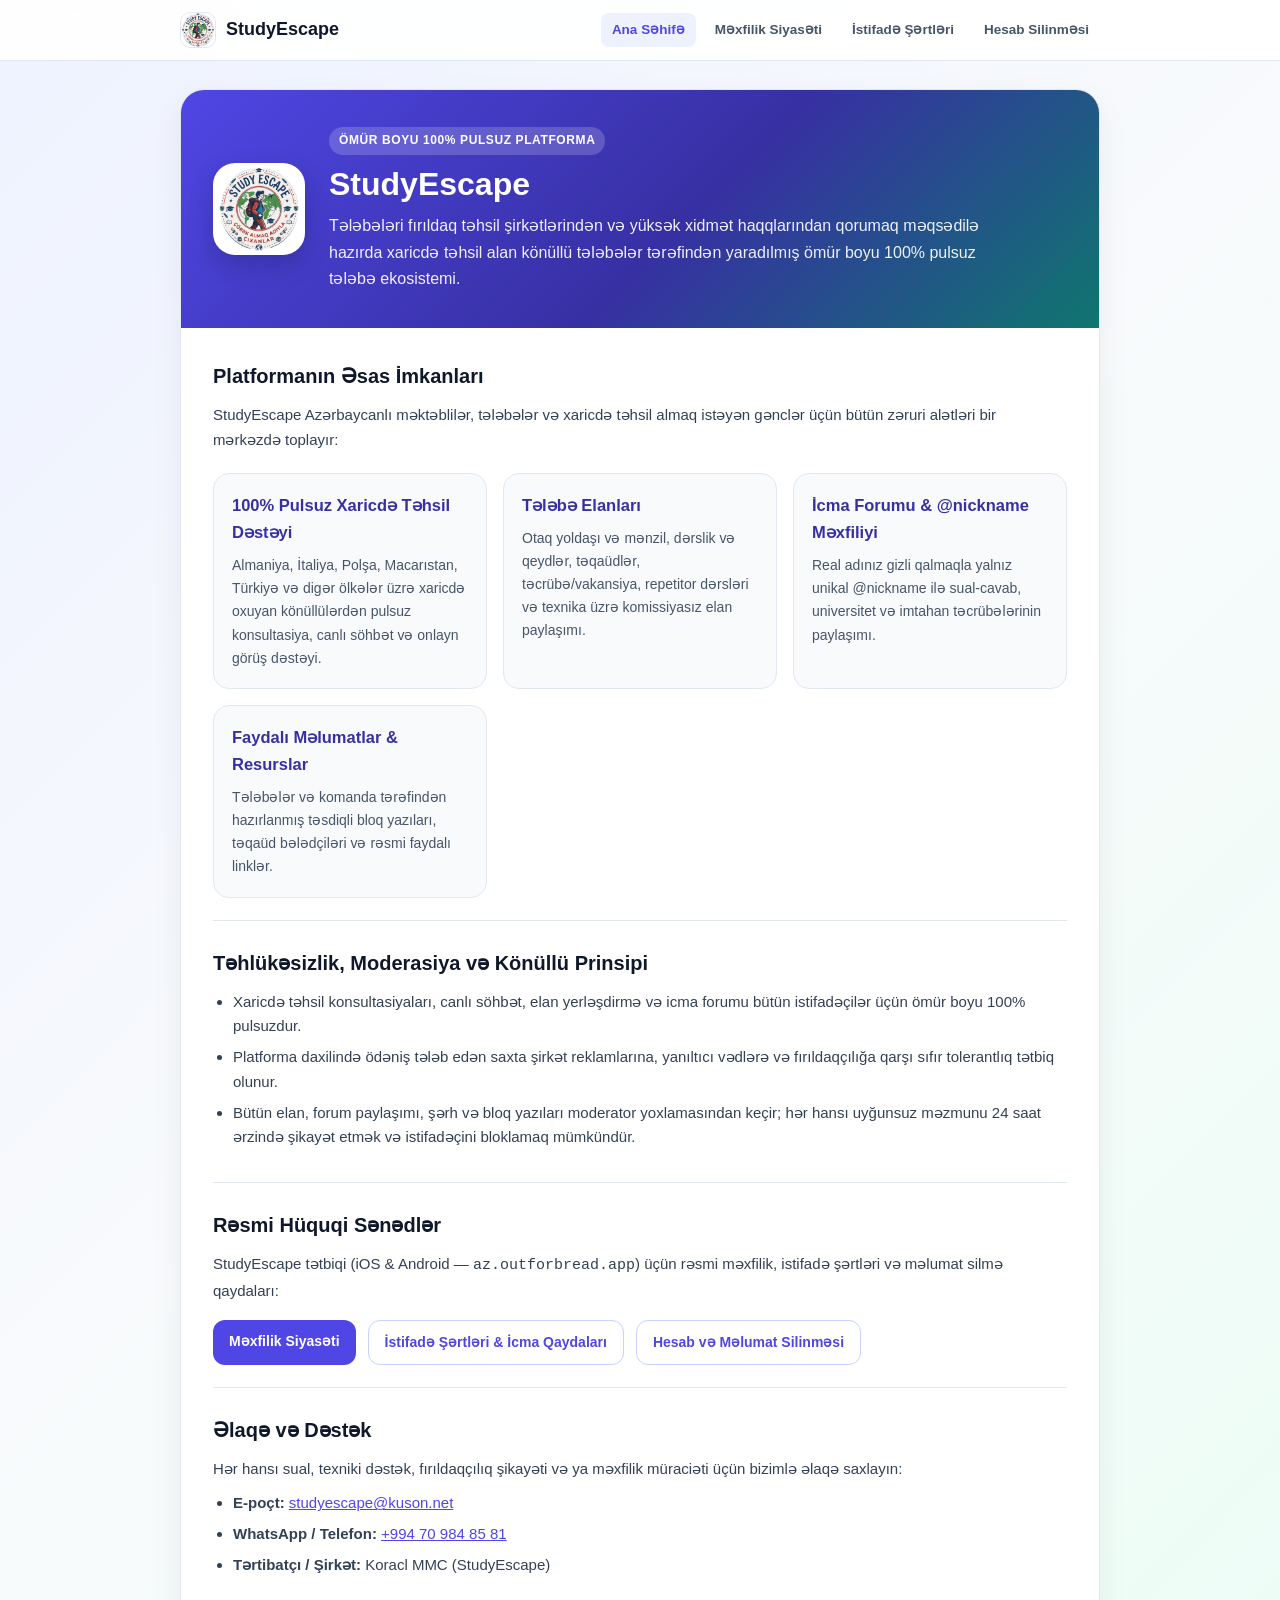
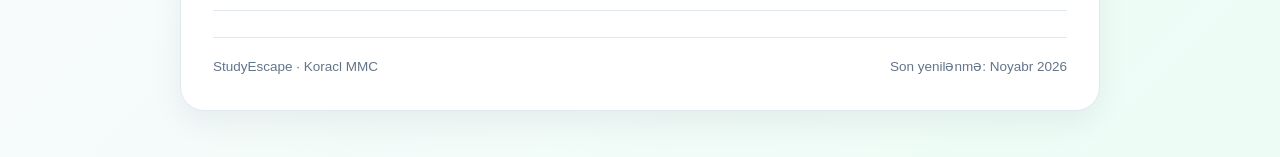
<file: index.html>
<!DOCTYPE html>
<html lang="az">
<head>
  <meta charset="UTF-8">
  <meta name="viewport" content="width=device-width, initial-scale=1.0">
  <meta name="google-site-verification" content="20Gl_EbUcWvs9Jl7YEYd6FLTO6vU6-KrZwE2T4_Azs8" />
  <title>StudyEscape — Ömür Boyu Pulsuz Tələbə Ekosistemi</title>
  <meta name="description" content="StudyEscape — tələbələri fırıldaq təhsil şirkətlərindən qoruyan, xaricdə təhsil dəstəyi, tələbə elanları, icma forumu və faydalı resurslar təqdim edən 100% pulsuz platforma.">
  <link rel="icon" type="image/png" href="./favicon.png">
  <link rel="stylesheet" href="./style.css">
</head>
<body>
  <header class="topbar">
    <div class="topbar-inner">
      <a class="brand-link" href="./">
        <img src="./logo.png" alt="StudyEscape loqosu">
        <span>StudyEscape</span>
      </a>
      <nav class="nav">
        <a class="active" href="./">Ana Səhifə</a>
        <a href="./privacy.html">Məxfilik Siyasəti</a>
        <a href="./terms.html">İstifadə Şərtləri</a>
        <a href="./delete-account.html">Hesab Silinməsi</a>
      </nav>
    </div>
  </header>

  <main class="wrapper">
    <div class="card">
      <section class="hero">
        <img class="hero-logo" src="./logo.png" alt="StudyEscape">
        <div class="hero-text">
          <div class="badge">Ömür Boyu 100% Pulsuz Platforma</div>
          <h1>StudyEscape</h1>
          <p class="subtitle">
            Tələbələri fırıldaq təhsil şirkətlərindən və yüksək xidmət haqqlarından qorumaq məqsədilə hazırda xaricdə təhsil alan könüllü tələbələr tərəfindən yaradılmış ömür boyu 100% pulsuz tələbə ekosistemi.
          </p>
        </div>
      </section>

      <div class="content">
        <section class="section">
          <h2>Platformanın Əsas İmkanları</h2>
          <p>
            StudyEscape Azərbaycanlı məktəblilər, tələbələr və xaricdə təhsil almaq istəyən gənclər üçün bütün zəruri alətləri bir mərkəzdə toplayır:
          </p>
          <div class="grid">
            <div class="feature-box">
              <h3>100% Pulsuz Xaricdə Təhsil Dəstəyi</h3>
              <p>Almaniya, İtaliya, Polşa, Macarıstan, Türkiyə və digər ölkələr üzrə xaricdə oxuyan könüllülərdən pulsuz konsultasiya, canlı söhbət və onlayn görüş dəstəyi.</p>
            </div>
            <div class="feature-box">
              <h3>Tələbə Elanları</h3>
              <p>Otaq yoldaşı və mənzil, dərslik və qeydlər, təqaüdlər, təcrübə/vakansiya, repetitor dərsləri və texnika üzrə komissiyasız elan paylaşımı.</p>
            </div>
            <div class="feature-box">
              <h3>İcma Forumu &amp; @nickname Məxfiliyi</h3>
              <p>Real adınız gizli qalmaqla yalnız unikal @nickname ilə sual-cavab, universitet və imtahan təcrübələrinin paylaşımı.</p>
            </div>
            <div class="feature-box">
              <h3>Faydalı Məlumatlar &amp; Resurslar</h3>
              <p>Tələbələr və komanda tərəfindən hazırlanmış təsdiqli bloq yazıları, təqaüd bələdçiləri və rəsmi faydalı linklər.</p>
            </div>
          </div>
        </section>

        <section class="section">
          <h2>Təhlükəsizlik, Moderasiya və Könüllü Prinsipi</h2>
          <ul>
            <li>Xaricdə təhsil konsultasiyaları, canlı söhbət, elan yerləşdirmə və icma forumu bütün istifadəçilər üçün ömür boyu 100% pulsuzdur.</li>
            <li>Platforma daxilində ödəniş tələb edən saxta şirkət reklamlarına, yanıltıcı vədlərə və fırıldaqçılığa qarşı sıfır tolerantlıq tətbiq olunur.</li>
            <li>Bütün elan, forum paylaşımı, şərh və bloq yazıları moderator yoxlamasından keçir; hər hansı uyğunsuz məzmunu 24 saat ərzində şikayət etmək və istifadəçini bloklamaq mümkündür.</li>
          </ul>
        </section>

        <section class="section">
          <h2>Rəsmi Hüquqi Sənədlər</h2>
          <p>StudyEscape tətbiqi (iOS &amp; Android — <code>az.outforbread.app</code>) üçün rəsmi məxfilik, istifadə şərtləri və məlumat silmə qaydaları:</p>
          <div class="cta-row">
            <a class="btn" href="./privacy.html">Məxfilik Siyasəti</a>
            <a class="btn btn-outline" href="./terms.html">İstifadə Şərtləri &amp; İcma Qaydaları</a>
            <a class="btn btn-outline" href="./delete-account.html">Hesab və Məlumat Silinməsi</a>
          </div>
        </section>

        <section class="section">
          <h2>Əlaqə və Dəstək</h2>
          <p>Hər hansı sual, texniki dəstək, fırıldaqçılıq şikayəti və ya məxfilik müraciəti üçün bizimlə əlaqə saxlayın:</p>
          <ul>
            <li><strong>E-poçt:</strong> <a href="mailto:studyescape@kuson.net">studyescape@kuson.net</a></li>
            <li><strong>WhatsApp / Telefon:</strong> <a href="https://wa.me/994709848581">+994 70 984 85 81</a></li>
            <li><strong>Tərtibatçı / Şirkət:</strong> Koracl MMC (StudyEscape)</li>
          </ul>
        </section>

        <footer class="footer">
          <span>StudyEscape · Koracl MMC</span>
          <span>Son yenilənmə: Noyabr 2026</span>
        </footer>
      </div>
    </div>
  </main>
</body>
</html>
</file>
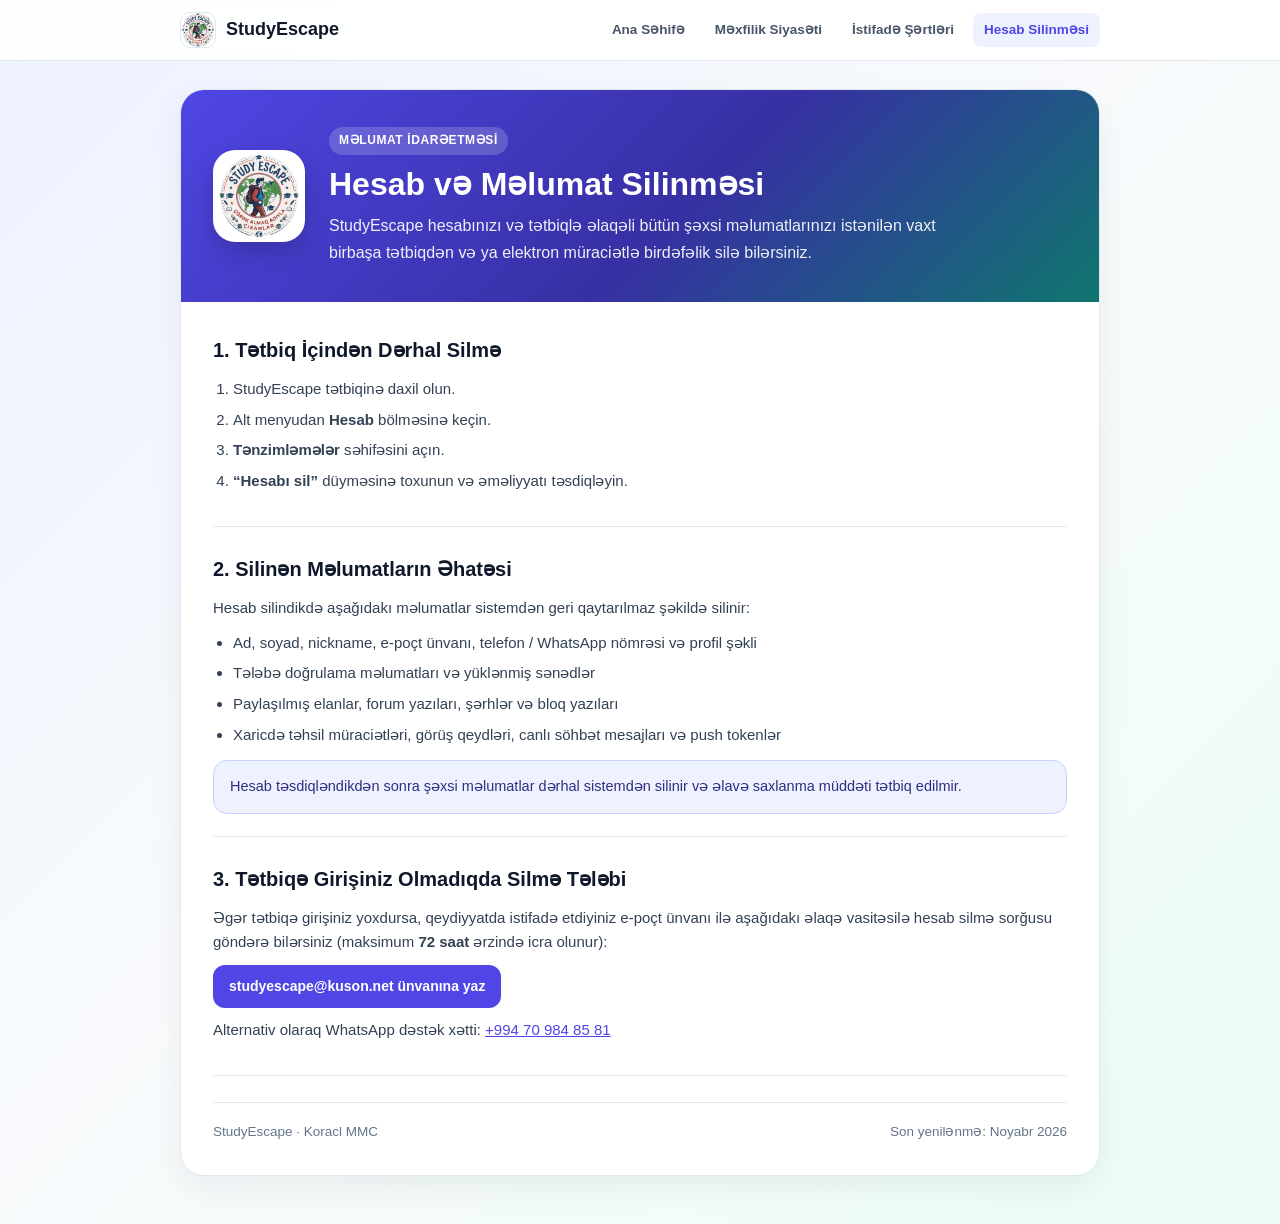
<file: delete-account.html>
<!DOCTYPE html>
<html lang="az">
<head>
  <meta charset="UTF-8">
  <meta name="viewport" content="width=device-width, initial-scale=1.0">
  <title>Hesab və Məlumatların Silinməsi — StudyEscape</title>
  <meta name="description" content="StudyEscape tətbiqində hesabın və bütün şəxsi məlumatların silinməsi qaydaları.">
  <link rel="icon" type="image/png" href="./favicon.png">
  <link rel="stylesheet" href="./style.css">
</head>
<body>
  <header class="topbar">
    <div class="topbar-inner">
      <a class="brand-link" href="./">
        <img src="./logo.png" alt="StudyEscape loqosu">
        <span>StudyEscape</span>
      </a>
      <nav class="nav">
        <a href="./">Ana Səhifə</a>
        <a href="./privacy.html">Məxfilik Siyasəti</a>
        <a href="./terms.html">İstifadə Şərtləri</a>
        <a class="active" href="./delete-account.html">Hesab Silinməsi</a>
      </nav>
    </div>
  </header>

  <main class="wrapper">
    <div class="card">
      <section class="hero">
        <img class="hero-logo" src="./logo.png" alt="StudyEscape">
        <div class="hero-text">
          <div class="badge">Məlumat İdarəetməsi</div>
          <h1>Hesab və Məlumat Silinməsi</h1>
          <p class="subtitle">
            StudyEscape hesabınızı və tətbiqlə əlaqəli bütün şəxsi məlumatlarınızı istənilən vaxt birbaşa tətbiqdən və ya elektron müraciətlə birdəfəlik silə bilərsiniz.
          </p>
        </div>
      </section>

      <div class="content">
        <section class="section">
          <h2>1. Tətbiq İçindən Dərhal Silmə</h2>
          <ol>
            <li>StudyEscape tətbiqinə daxil olun.</li>
            <li>Alt menyudan <strong>Hesab</strong> bölməsinə keçin.</li>
            <li><strong>Tənzimləmələr</strong> səhifəsini açın.</li>
            <li><strong>“Hesabı sil”</strong> düyməsinə toxunun və əməliyyatı təsdiqləyin.</li>
          </ol>
        </section>

        <section class="section">
          <h2>2. Silinən Məlumatların Əhatəsi</h2>
          <p>Hesab silindikdə aşağıdakı məlumatlar sistemdən geri qaytarılmaz şəkildə silinir:</p>
          <ul>
            <li>Ad, soyad, nickname, e-poçt ünvanı, telefon / WhatsApp nömrəsi və profil şəkli</li>
            <li>Tələbə doğrulama məlumatları və yüklənmiş sənədlər</li>
            <li>Paylaşılmış elanlar, forum yazıları, şərhlər və bloq yazıları</li>
            <li>Xaricdə təhsil müraciətləri, görüş qeydləri, canlı söhbət mesajları və push tokenlər</li>
          </ul>
          <div class="note">
            Hesab təsdiqləndikdən sonra şəxsi məlumatlar dərhal sistemdən silinir və əlavə saxlanma müddəti tətbiq edilmir.
          </div>
        </section>

        <section class="section">
          <h2>3. Tətbiqə Girişiniz Olmadıqda Silmə Tələbi</h2>
          <p>
            Əgər tətbiqə girişiniz yoxdursa, qeydiyyatda istifadə etdiyiniz e-poçt ünvanı ilə aşağıdakı əlaqə vasitəsilə hesab silmə sorğusu göndərə bilərsiniz (maksimum <strong>72 saat</strong> ərzində icra olunur):
          </p>
          <p>
            <a class="btn" href="mailto:studyescape@kuson.net?subject=StudyEscape%20Hesab%20Silme%20Talebi">studyescape@kuson.net ünvanına yaz</a>
          </p>
          <p style="margin-top: 10px;">
            Alternativ olaraq WhatsApp dəstək xətti: <a href="https://wa.me/994709848581">+994 70 984 85 81</a>
          </p>
        </section>

        <footer class="footer">
          <span>StudyEscape · Koracl MMC</span>
          <span>Son yenilənmə: Noyabr 2026</span>
        </footer>
      </div>
    </div>
  </main>
</body>
</html>
</file>
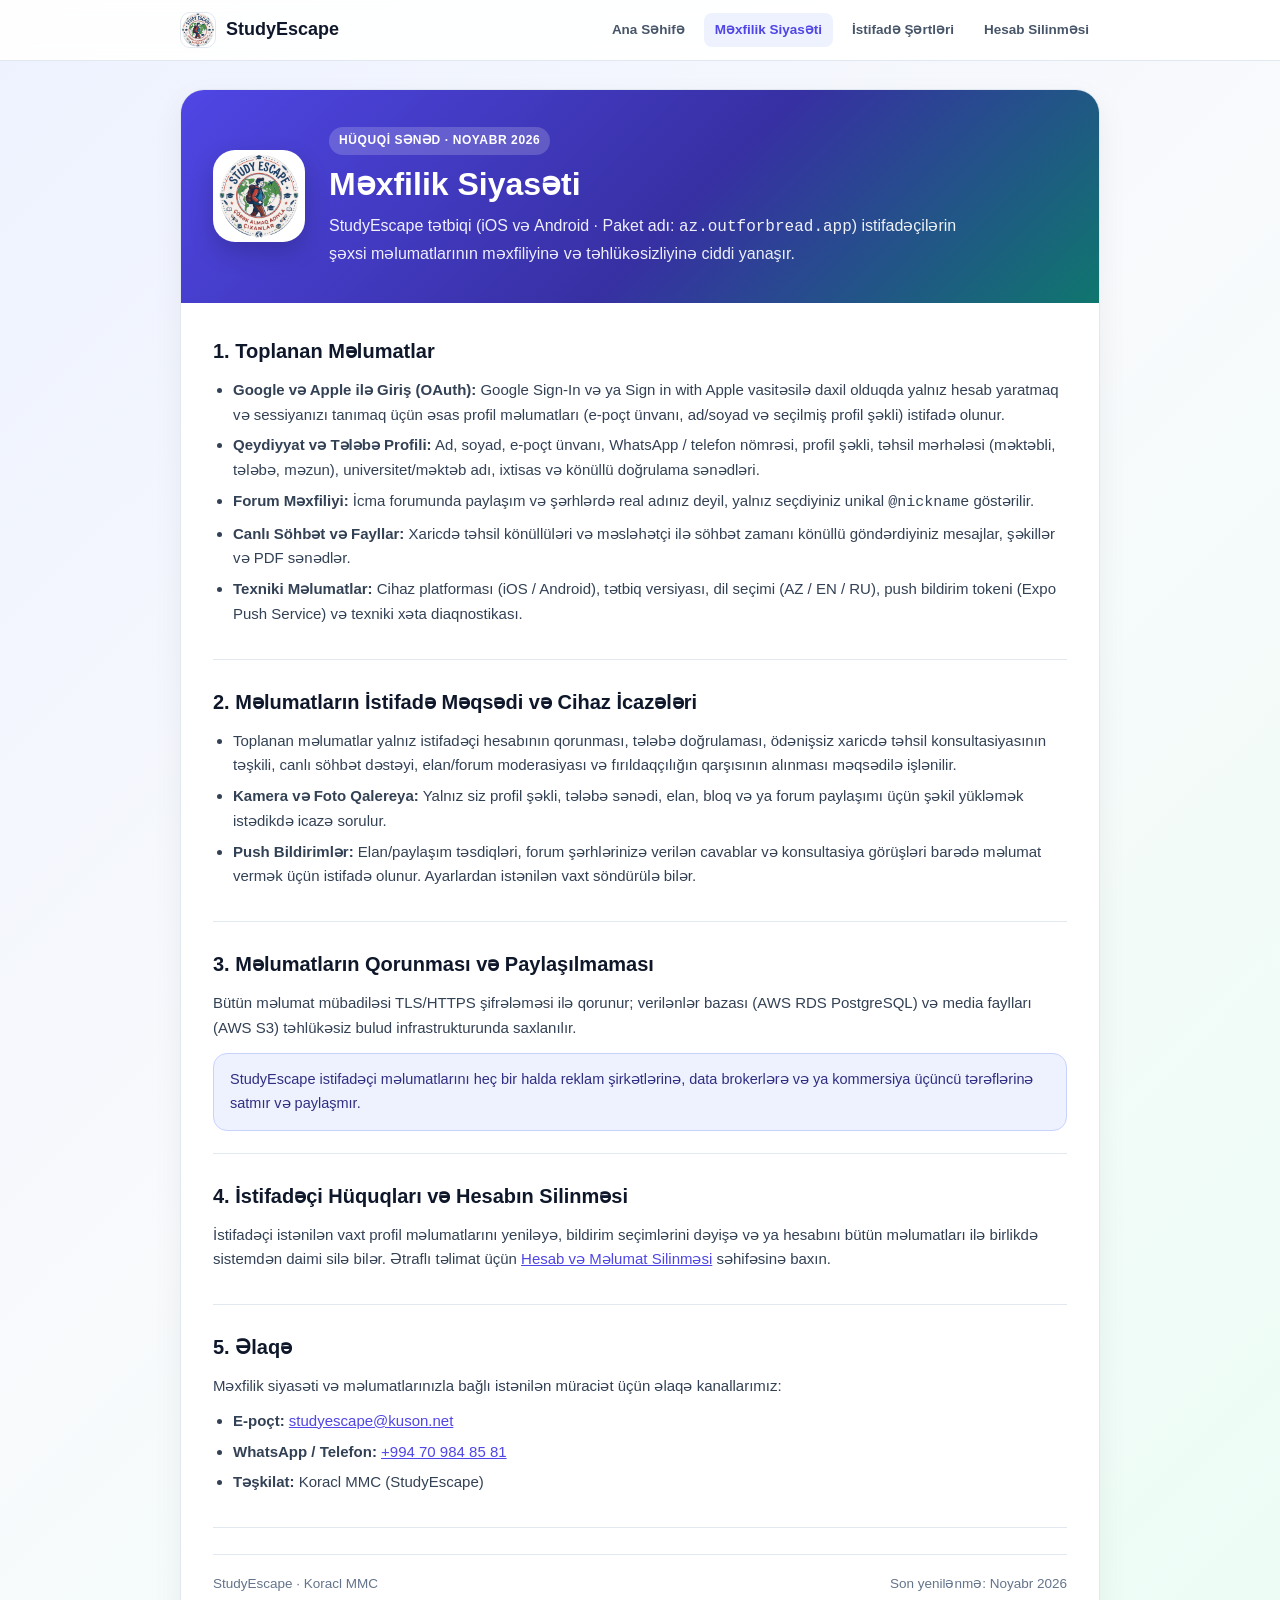
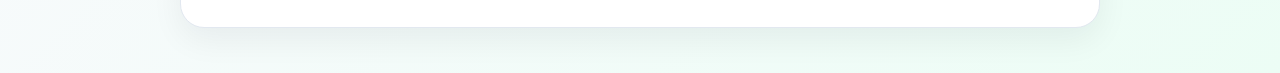
<file: privacy.html>
<!DOCTYPE html>
<html lang="az">
<head>
  <meta charset="UTF-8">
  <meta name="viewport" content="width=device-width, initial-scale=1.0">
  <title>Məxfilik Siyasəti — StudyEscape</title>
  <meta name="description" content="StudyEscape mobil tətbiqi (az.outforbread.app) üçün rəsmi Məxfilik Siyasəti.">
  <link rel="icon" type="image/png" href="./favicon.png">
  <link rel="stylesheet" href="./style.css">
</head>
<body>
  <header class="topbar">
    <div class="topbar-inner">
      <a class="brand-link" href="./">
        <img src="./logo.png" alt="StudyEscape loqosu">
        <span>StudyEscape</span>
      </a>
      <nav class="nav">
        <a href="./">Ana Səhifə</a>
        <a class="active" href="./privacy.html">Məxfilik Siyasəti</a>
        <a href="./terms.html">İstifadə Şərtləri</a>
        <a href="./delete-account.html">Hesab Silinməsi</a>
      </nav>
    </div>
  </header>

  <main class="wrapper">
    <div class="card">
      <section class="hero">
        <img class="hero-logo" src="./logo.png" alt="StudyEscape">
        <div class="hero-text">
          <div class="badge">Hüquqi Sənəd · Noyabr 2026</div>
          <h1>Məxfilik Siyasəti</h1>
          <p class="subtitle">
            StudyEscape tətbiqi (iOS və Android · Paket adı: <code>az.outforbread.app</code>) istifadəçilərin şəxsi məlumatlarının məxfiliyinə və təhlükəsizliyinə ciddi yanaşır.
          </p>
        </div>
      </section>

      <div class="content">
        <section class="section">
          <h2>1. Toplanan Məlumatlar</h2>
          <ul>
            <li><strong>Google və Apple ilə Giriş (OAuth):</strong> Google Sign-In və ya Sign in with Apple vasitəsilə daxil olduqda yalnız hesab yaratmaq və sessiyanızı tanımaq üçün əsas profil məlumatları (e-poçt ünvanı, ad/soyad və seçilmiş profil şəkli) istifadə olunur.</li>
            <li><strong>Qeydiyyat və Tələbə Profili:</strong> Ad, soyad, e-poçt ünvanı, WhatsApp / telefon nömrəsi, profil şəkli, təhsil mərhələsi (məktəbli, tələbə, məzun), universitet/məktəb adı, ixtisas və könüllü doğrulama sənədləri.</li>
            <li><strong>Forum Məxfiliyi:</strong> İcma forumunda paylaşım və şərhlərdə real adınız deyil, yalnız seçdiyiniz unikal <code>@nickname</code> göstərilir.</li>
            <li><strong>Canlı Söhbət və Fayllar:</strong> Xaricdə təhsil könüllüləri və məsləhətçi ilə söhbət zamanı könüllü göndərdiyiniz mesajlar, şəkillər və PDF sənədlər.</li>
            <li><strong>Texniki Məlumatlar:</strong> Cihaz platforması (iOS / Android), tətbiq versiyası, dil seçimi (AZ / EN / RU), push bildirim tokeni (Expo Push Service) və texniki xəta diaqnostikası.</li>
          </ul>
        </section>

        <section class="section">
          <h2>2. Məlumatların İstifadə Məqsədi və Cihaz İcazələri</h2>
          <ul>
            <li>Toplanan məlumatlar yalnız istifadəçi hesabının qorunması, tələbə doğrulaması, ödənişsiz xaricdə təhsil konsultasiyasının təşkili, canlı söhbət dəstəyi, elan/forum moderasiyası və fırıldaqçılığın qarşısının alınması məqsədilə işlənilir.</li>
            <li><strong>Kamera və Foto Qalereya:</strong> Yalnız siz profil şəkli, tələbə sənədi, elan, bloq və ya forum paylaşımı üçün şəkil yükləmək istədikdə icazə sorulur.</li>
            <li><strong>Push Bildirimlər:</strong> Elan/paylaşım təsdiqləri, forum şərhlərinizə verilən cavablar və konsultasiya görüşləri barədə məlumat vermək üçün istifadə olunur. Ayarlardan istənilən vaxt söndürülə bilər.</li>
          </ul>
        </section>

        <section class="section">
          <h2>3. Məlumatların Qorunması və Paylaşılmaması</h2>
          <p>
            Bütün məlumat mübadiləsi TLS/HTTPS şifrələməsi ilə qorunur; verilənlər bazası (AWS RDS PostgreSQL) və media faylları (AWS S3) təhlükəsiz bulud infrastrukturunda saxlanılır.
          </p>
          <div class="note">
            StudyEscape istifadəçi məlumatlarını heç bir halda reklam şirkətlərinə, data brokerlərə və ya kommersiya üçüncü tərəflərinə satmır və paylaşmır.
          </div>
        </section>

        <section class="section">
          <h2>4. İstifadəçi Hüquqları və Hesabın Silinməsi</h2>
          <p>
            İstifadəçi istənilən vaxt profil məlumatlarını yeniləyə, bildirim seçimlərini dəyişə və ya hesabını bütün məlumatları ilə birlikdə sistemdən daimi silə bilər.
            Ətraflı təlimat üçün <a href="./delete-account.html">Hesab və Məlumat Silinməsi</a> səhifəsinə baxın.
          </p>
        </section>

        <section class="section">
          <h2>5. Əlaqə</h2>
          <p>Məxfilik siyasəti və məlumatlarınızla bağlı istənilən müraciət üçün əlaqə kanallarımız:</p>
          <ul>
            <li><strong>E-poçt:</strong> <a href="mailto:studyescape@kuson.net">studyescape@kuson.net</a></li>
            <li><strong>WhatsApp / Telefon:</strong> <a href="https://wa.me/994709848581">+994 70 984 85 81</a></li>
            <li><strong>Təşkilat:</strong> Koracl MMC (StudyEscape)</li>
          </ul>
        </section>

        <footer class="footer">
          <span>StudyEscape · Koracl MMC</span>
          <span>Son yenilənmə: Noyabr 2026</span>
        </footer>
      </div>
    </div>
  </main>
</body>
</html>
</file>
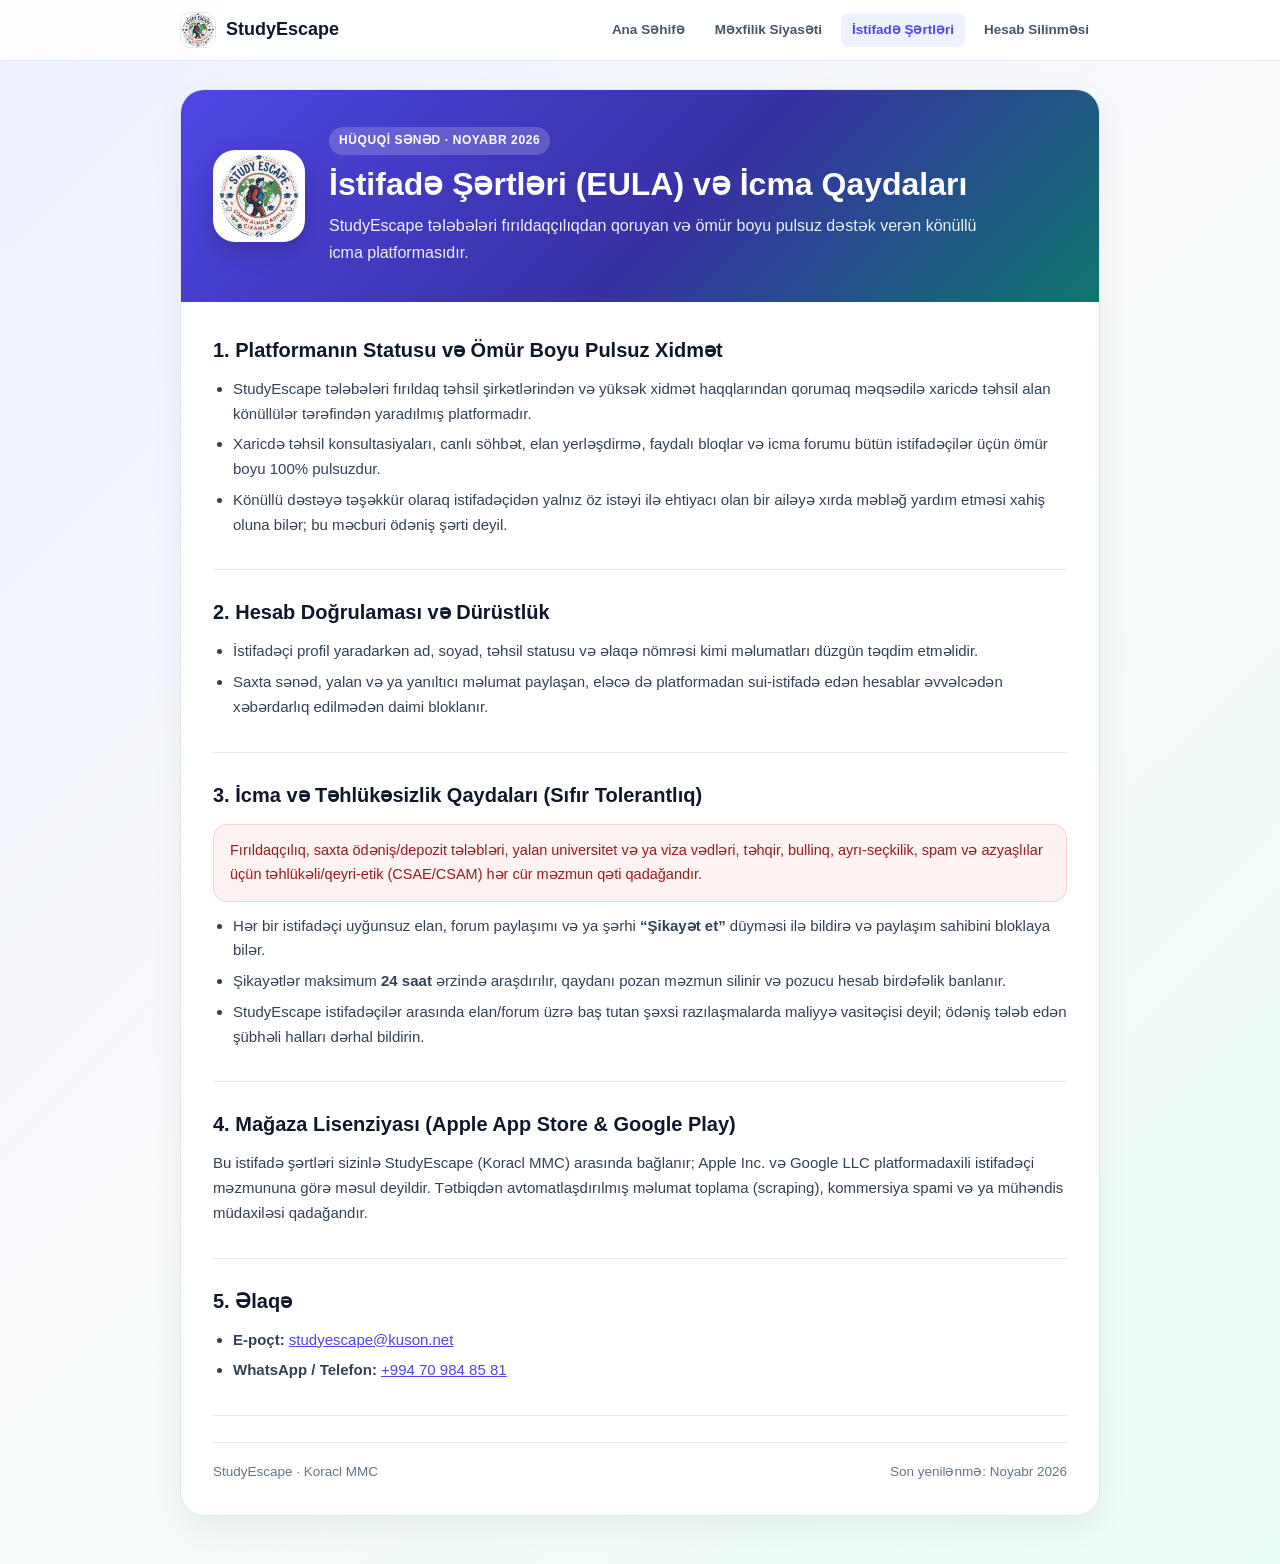
<file: terms.html>
<!DOCTYPE html>
<html lang="az">
<head>
  <meta charset="UTF-8">
  <meta name="viewport" content="width=device-width, initial-scale=1.0">
  <title>İstifadə Şərtləri və İcma Qaydaları — StudyEscape</title>
  <meta name="description" content="StudyEscape platformasının İstifadə Şərtləri (EULA) və İcma Təhlükəsizlik Qaydaları.">
  <link rel="icon" type="image/png" href="./favicon.png">
  <link rel="stylesheet" href="./style.css">
</head>
<body>
  <header class="topbar">
    <div class="topbar-inner">
      <a class="brand-link" href="./">
        <img src="./logo.png" alt="StudyEscape loqosu">
        <span>StudyEscape</span>
      </a>
      <nav class="nav">
        <a href="./">Ana Səhifə</a>
        <a href="./privacy.html">Məxfilik Siyasəti</a>
        <a class="active" href="./terms.html">İstifadə Şərtləri</a>
        <a href="./delete-account.html">Hesab Silinməsi</a>
      </nav>
    </div>
  </header>

  <main class="wrapper">
    <div class="card">
      <section class="hero">
        <img class="hero-logo" src="./logo.png" alt="StudyEscape">
        <div class="hero-text">
          <div class="badge">Hüquqi Sənəd · Noyabr 2026</div>
          <h1>İstifadə Şərtləri (EULA) və İcma Qaydaları</h1>
          <p class="subtitle">
            StudyEscape tələbələri fırıldaqçılıqdan qoruyan və ömür boyu pulsuz dəstək verən könüllü icma platformasıdır.
          </p>
        </div>
      </section>

      <div class="content">
        <section class="section">
          <h2>1. Platformanın Statusu və Ömür Boyu Pulsuz Xidmət</h2>
          <ul>
            <li>StudyEscape tələbələri fırıldaq təhsil şirkətlərindən və yüksək xidmət haqqlarından qorumaq məqsədilə xaricdə təhsil alan könüllülər tərəfindən yaradılmış platformadır.</li>
            <li>Xaricdə təhsil konsultasiyaları, canlı söhbət, elan yerləşdirmə, faydalı bloqlar və icma forumu bütün istifadəçilər üçün ömür boyu 100% pulsuzdur.</li>
            <li>Könüllü dəstəyə təşəkkür olaraq istifadəçidən yalnız öz istəyi ilə ehtiyacı olan bir ailəyə xırda məbləğ yardım etməsi xahiş oluna bilər; bu məcburi ödəniş şərti deyil.</li>
          </ul>
        </section>

        <section class="section">
          <h2>2. Hesab Doğrulaması və Dürüstlük</h2>
          <ul>
            <li>İstifadəçi profil yaradarkən ad, soyad, təhsil statusu və əlaqə nömrəsi kimi məlumatları düzgün təqdim etməlidir.</li>
            <li>Saxta sənəd, yalan və ya yanıltıcı məlumat paylaşan, eləcə də platformadan sui-istifadə edən hesablar əvvəlcədən xəbərdarlıq edilmədən daimi bloklanır.</li>
          </ul>
        </section>

        <section class="section">
          <h2>3. İcma və Təhlükəsizlik Qaydaları (Sıfır Tolerantlıq)</h2>
          <div class="warning-note">
            Fırıldaqçılıq, saxta ödəniş/depozit tələbləri, yalan universitet və ya viza vədləri, təhqir, bullinq, ayrı-seçkilik, spam və azyaşlılar üçün təhlükəli/qeyri-etik (CSAE/CSAM) hər cür məzmun qəti qadağandır.
          </div>
          <ul style="margin-top: 12px;">
            <li>Hər bir istifadəçi uyğunsuz elan, forum paylaşımı və ya şərhi <strong>“Şikayət et”</strong> düyməsi ilə bildirə və paylaşım sahibini bloklaya bilər.</li>
            <li>Şikayətlər maksimum <strong>24 saat</strong> ərzində araşdırılır, qaydanı pozan məzmun silinir və pozucu hesab birdəfəlik banlanır.</li>
            <li>StudyEscape istifadəçilər arasında elan/forum üzrə baş tutan şəxsi razılaşmalarda maliyyə vasitəçisi deyil; ödəniş tələb edən şübhəli halları dərhal bildirin.</li>
          </ul>
        </section>

        <section class="section">
          <h2>4. Mağaza Lisenziyası (Apple App Store &amp; Google Play)</h2>
          <p>
            Bu istifadə şərtləri sizinlə StudyEscape (Koracl MMC) arasında bağlanır; Apple Inc. və Google LLC platformadaxili istifadəçi məzmununa görə məsul deyildir. Tətbiqdən avtomatlaşdırılmış məlumat toplama (scraping), kommersiya spami və ya mühəndis müdaxiləsi qadağandır.
          </p>
        </section>

        <section class="section">
          <h2>5. Əlaqə</h2>
          <ul>
            <li><strong>E-poçt:</strong> <a href="mailto:studyescape@kuson.net">studyescape@kuson.net</a></li>
            <li><strong>WhatsApp / Telefon:</strong> <a href="https://wa.me/994709848581">+994 70 984 85 81</a></li>
          </ul>
        </section>

        <footer class="footer">
          <span>StudyEscape · Koracl MMC</span>
          <span>Son yenilənmə: Noyabr 2026</span>
        </footer>
      </div>
    </div>
  </main>
</body>
</html>
</file>
<file: style.css>
:root {
  --primary: #4f46e5;
  --primary-dark: #3730a3;
  --accent: #0d9488;
  --emerald: #059669;
  --text: #0f172a;
  --muted: #475569;
  --card: #ffffff;
  --bg: #f8fafc;
  --border: #e2e8f0;
  --soft: #eef2ff;
}

* {
  box-sizing: border-box;
}

body {
  margin: 0;
  font-family: -apple-system, BlinkMacSystemFont, "Segoe UI", Roboto, Helvetica, Arial, sans-serif;
  background: linear-gradient(135deg, #eef2ff 0%, #f8fafc 48%, #ecfdf5 100%);
  color: var(--text);
  line-height: 1.65;
}

.topbar {
  background: rgba(255, 255, 255, 0.92);
  backdrop-filter: blur(10px);
  border-bottom: 1px solid var(--border);
  position: sticky;
  top: 0;
  z-index: 20;
}

.topbar-inner {
  max-width: 960px;
  margin: 0 auto;
  padding: 12px 20px;
  display: flex;
  flex-wrap: wrap;
  align-items: center;
  justify-content: space-between;
  gap: 12px;
}

.brand-link {
  display: inline-flex;
  align-items: center;
  gap: 10px;
  text-decoration: none;
  color: var(--text);
  font-weight: 800;
  font-size: 18px;
}

.brand-link img {
  width: 36px;
  height: 36px;
  border-radius: 10px;
  object-fit: cover;
  border: 1px solid var(--border);
}

.nav {
  display: flex;
  flex-wrap: wrap;
  gap: 8px;
}

.nav a {
  text-decoration: none;
  color: var(--muted);
  font-size: 13.5px;
  font-weight: 600;
  padding: 6px 11px;
  border-radius: 8px;
  transition: all 0.15s ease;
}

.nav a:hover,
.nav a.active {
  background: var(--soft);
  color: var(--primary);
}

.wrapper {
  max-width: 960px;
  margin: 28px auto 48px;
  padding: 0 20px;
}

.card {
  background: var(--card);
  border: 1px solid var(--border);
  border-radius: 24px;
  box-shadow: 0 12px 32px rgba(15, 23, 42, 0.06);
  overflow: hidden;
}

.hero {
  padding: 36px 32px;
  background: linear-gradient(135deg, #4f46e5 0%, #3730a3 55%, #0f766e 100%);
  color: #ffffff;
  display: flex;
  flex-wrap: wrap;
  align-items: center;
  gap: 24px;
}

.hero-logo {
  width: 92px;
  height: 92px;
  border-radius: 22px;
  background: #ffffff;
  padding: 4px;
  object-fit: cover;
  box-shadow: 0 10px 24px rgba(0, 0, 0, 0.18);
  flex-shrink: 0;
}

.hero-text {
  flex: 1;
  min-width: 240px;
}

.badge {
  display: inline-block;
  font-size: 12px;
  font-weight: 700;
  letter-spacing: 0.6px;
  text-transform: uppercase;
  background: rgba(255, 255, 255, 0.18);
  padding: 4px 10px;
  border-radius: 999px;
  margin-bottom: 10px;
}

h1 {
  margin: 0;
  font-size: 32px;
  line-height: 1.2;
}

.subtitle {
  margin: 10px 0 0;
  font-size: 16px;
  color: rgba(255, 255, 255, 0.92);
  max-width: 660px;
}

.content {
  padding: 32px;
}

.grid {
  display: grid;
  grid-template-columns: repeat(auto-fit, minmax(240px, 1fr));
  gap: 16px;
  margin-top: 20px;
}

.feature-box {
  background: var(--bg);
  border: 1px solid var(--border);
  border-radius: 16px;
  padding: 18px;
}

.feature-box h3 {
  margin: 0 0 8px;
  font-size: 16.5px;
  color: var(--primary-dark);
}

.feature-box p {
  margin: 0;
  font-size: 14px;
  color: var(--muted);
}

.section {
  margin-bottom: 26px;
  padding-bottom: 22px;
  border-bottom: 1px solid var(--border);
}

.section:last-child {
  border-bottom: none;
  margin-bottom: 0;
  padding-bottom: 0;
}

h2 {
  margin: 0 0 10px;
  font-size: 20px;
  color: var(--text);
}

p {
  margin: 0 0 10px;
  color: #334155;
  font-size: 15px;
}

ul,
ol {
  margin: 8px 0 10px;
  padding-left: 20px;
  color: #334155;
  font-size: 15px;
}

li {
  margin-bottom: 6px;
}

.note {
  background: var(--soft);
  border: 1px solid #c7d2fe;
  color: #312e81;
  border-radius: 14px;
  padding: 14px 16px;
  font-size: 14.5px;
  margin-top: 12px;
}

.warning-note {
  background: #fef2f2;
  border: 1px solid #fecaca;
  color: #991b1b;
  border-radius: 14px;
  padding: 14px 16px;
  font-size: 14.5px;
  margin-top: 12px;
}

.cta-row {
  display: flex;
  flex-wrap: wrap;
  gap: 12px;
  margin-top: 16px;
}

.btn {
  display: inline-block;
  text-decoration: none;
  font-weight: 700;
  font-size: 14px;
  padding: 10px 16px;
  border-radius: 12px;
  background: var(--primary);
  color: #ffffff;
}

.btn-outline {
  background: #ffffff;
  color: var(--primary);
  border: 1px solid #c7d2fe;
}

.footer {
  margin-top: 24px;
  padding-top: 18px;
  border-top: 1px solid var(--border);
  display: flex;
  flex-wrap: wrap;
  justify-content: space-between;
  gap: 12px;
  font-size: 13.5px;
  color: #64748b;
}

a {
  color: var(--primary);
}

@media (max-width: 600px) {
  .hero,
  .content {
    padding: 24px 20px;
  }
  h1 {
    font-size: 26px;
  }
}
</file>
